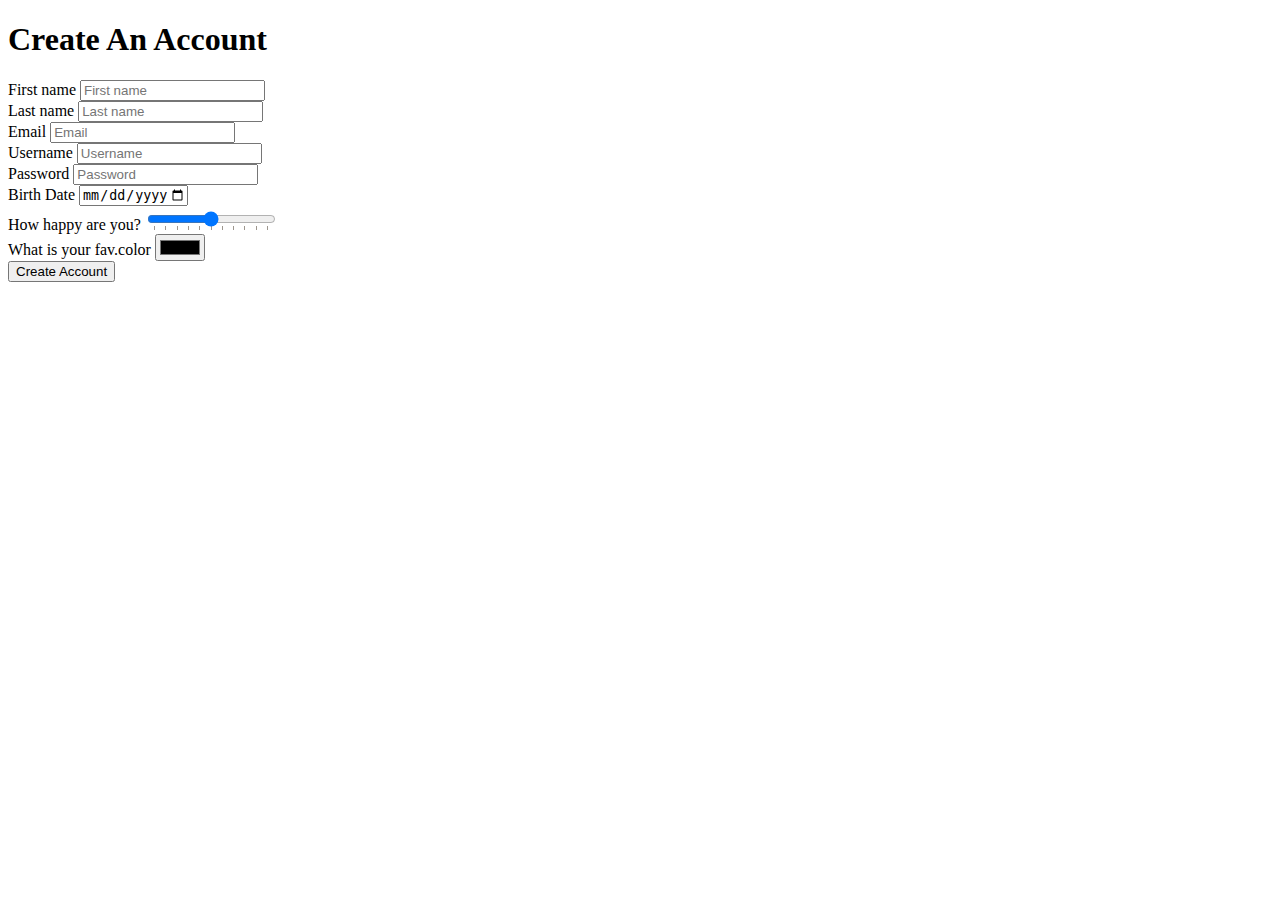
<file: 코코아톡 클론코딩 (HTML CSS)/kokoaclone/challenge1/challenge1.html>
<!DOCTYPE html>
<html lang="kr">
  <head>
    <meta charset="utf-8" />
    <title>Challenge #1</title>
  </head>
  <body>
    <h1>Create An Account</h1>
    <form>
      <div>
        <label for="First name">First name</label>
        <input
          id="First name"
          type="text"
          placeholder="First name"
          required="required"
        />
      </div>
      <div>
        <label for="Last name">Last name</label>
        <input
          id="Last name"
          type="text"
          placeholder="Last name"
          required="required"
        />
      </div>
      <div>
        <label for="Email">Email</label>
        <input
          id="Email"
          type="email"
          placeholder="Email"
          required="required"
        />
      </div>
      <div>
        <label for="Username">Username</label>
        <input
          id="Username"
          type="text"
          placeholder="Username"
          required="required"
        />
      </div>
      <div>
        <label for="Password">Password</label>
        <input
          id="Password"
          type="password"
          required="required"
          minlength="10"
          placeholder="Password"
        />
      </div>
      <div>
        <label for="Birth Date">Birth Date</label>
        <input
          id="Birth Date"
          type="date"
          required="required"
          max="2999-12-31"
        />
      </div>
      <div>
        <label for="How happy">How happy are you?</label>
        <input
          id="How happy"
          type="range"
          max="10"
          required="required"
          list="tickmarks"
        />
        <datalist id="tickmarks">
          <option value="0"></option>
          <option value="1"></option>
          <option value="2"></option>
          <option value="3"></option>
          <option value="4"></option>
          <option value="5"></option>
          <option value="6"></option>
          <option value="7"></option>
          <option value="8"></option>
          <option value="9"></option>
          <option value="10"></option>
        </datalist>
      </div>
      <div>
        <label for="fav.color">What is your fav.color</label>
        <input id="fav.color" type="color" required="required" />
      </div>
      <div>
        <input type="submit" value="Create Account" />
      </div>
    </form>
  </body>
</html>
</file>
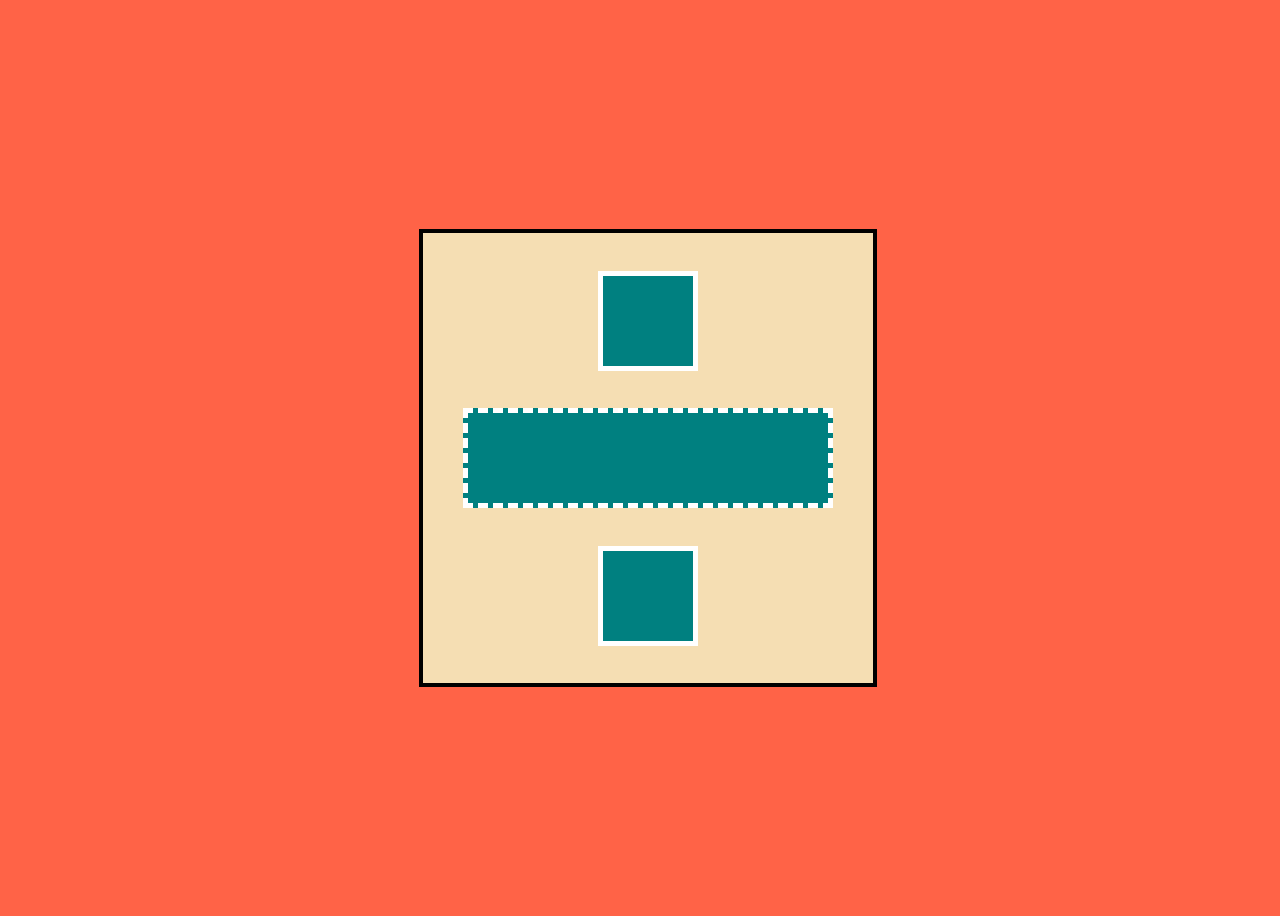
<file: 코코아톡 클론코딩 (HTML CSS)/kokoaclone/challenge2/challenge2.html>
<!DOCTYPE html>
<html lang="kr">
  <head>
    <title>Challenge 2</title>
    <link href="challenge2.css" rel="stylesheet" />
    <style></style>
  </head>
  <body>
    <div id="big">
      <div class="small"></div>
      <div id="middle"></div>
      <div class="small"></div>
    </div>
  </body>
</html>
</file>
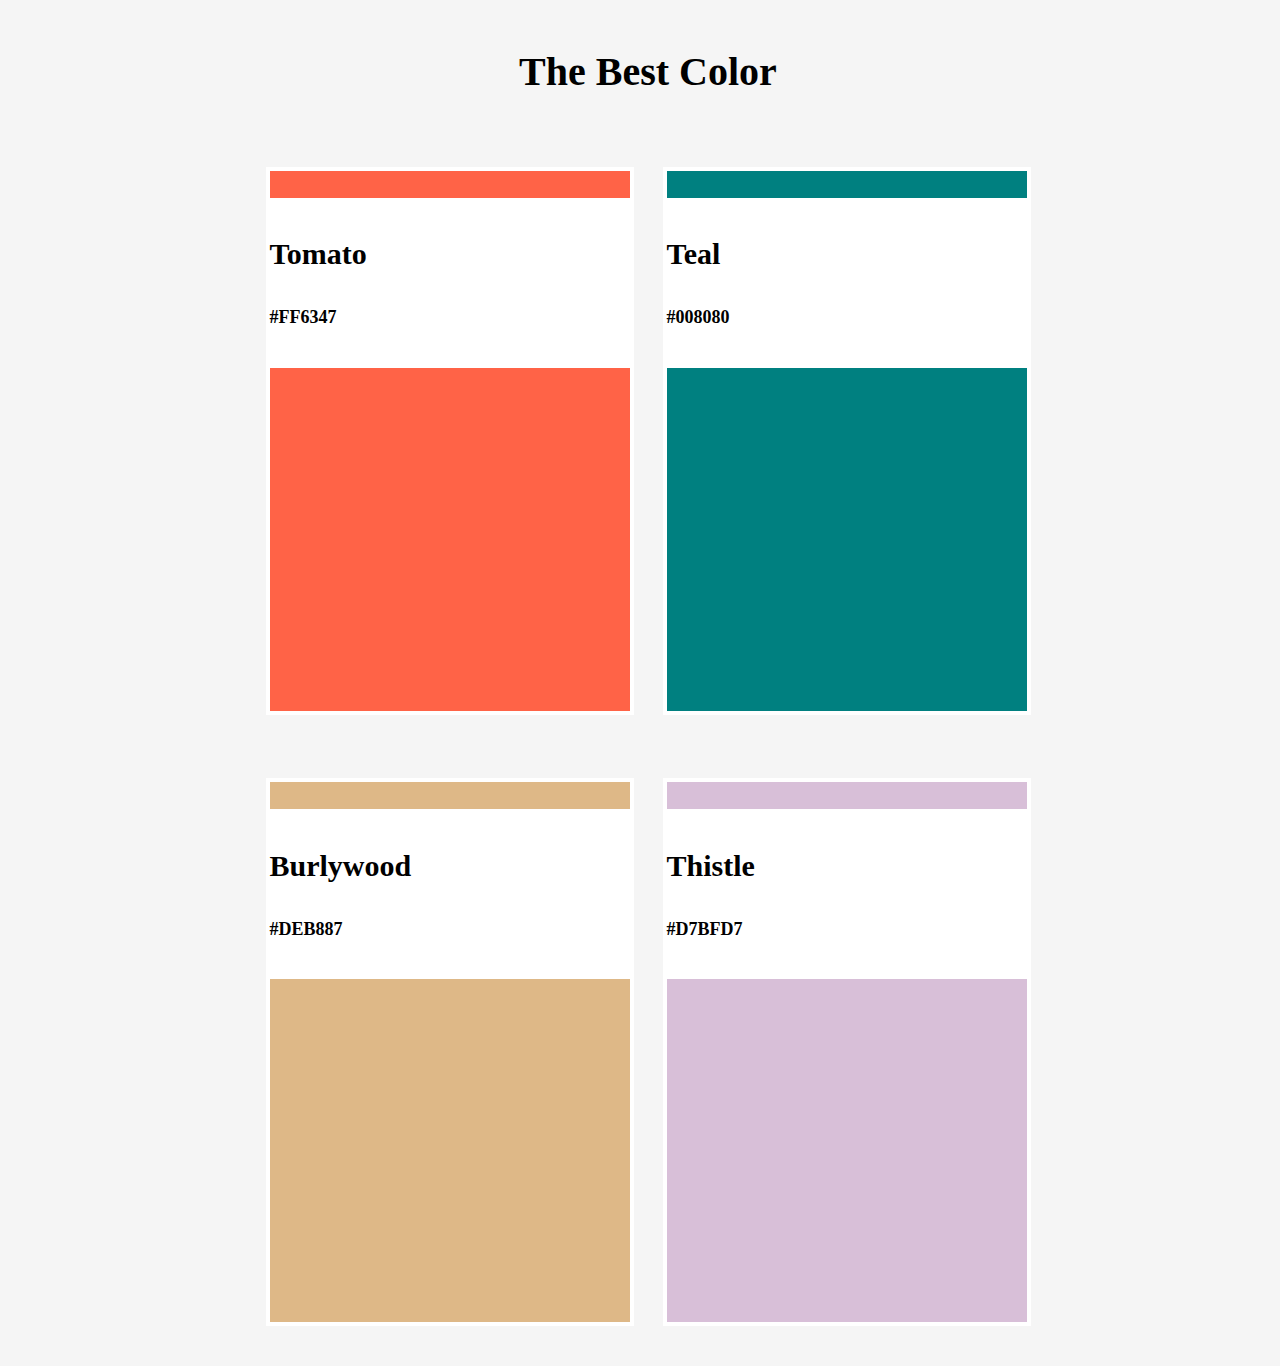
<file: 코코아톡 클론코딩 (HTML CSS)/kokoaclone/challenge3/challenge3.html>
<!DOCTYPE html>
<html>
  <head>
    <meta charset="utf-8" />
    <meta name="viewport" content="width=device-width" />
    <link href="challenge3.css" rel="stylesheet" />
    <style></style>
    <title>repl.it</title>
  </head>
  <body>
    <span>The Best Color</span>
    <div>
      <div>
        <div>
          <p>Tomato</p>
          <p>#FF6347</p>
        </div>
      </div>
      <div>
        <div>
          <p>Teal</p>
          <p>#008080</p>
        </div>
      </div>
    </div>
    <div>
      <div>
        <div>
          <p>Burlywood</p>
          <p>#DEB887</p>
        </div>
      </div>
      <div>
        <div>
          <p>Thistle</p>
          <p>#D7BFD7</p>
        </div>
      </div>
    </div>
  </body>
</html>
</file>
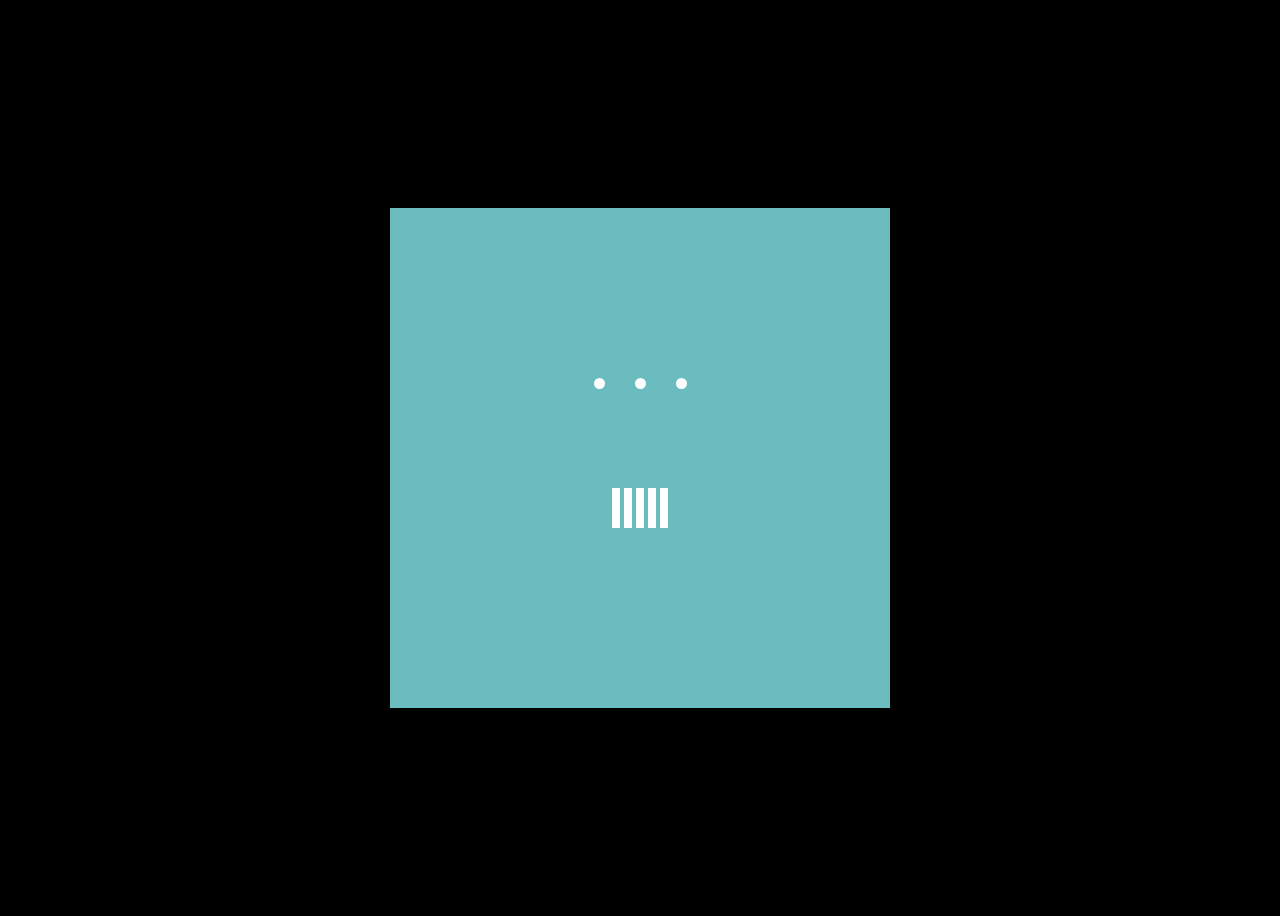
<file: 코코아톡 클론코딩 (HTML CSS)/kokoaclone/challenge4/challenge4.html>
<!DOCTYPE html>
<html lang="en">
  <head>
    <meta charset="UTF-8" />
    <meta name="viewport" content="width=device-width, initial-scale=1.0" />
    <title>Document</title>
    <link rel="stylesheet" href="challenge4.css" />
  </head>
  <body>
    <section>
      <div class="dot__animation">
        <div class="dot"></div>
        <div class="dot"></div>
        <div class="dot"></div>
      </div>
    </section>
    <section>
      <div class="rect"></div>
      <div class="rect"></div>
      <div class="rect"></div>
      <div class="rect"></div>
      <div class="rect"></div>
    </section>
  </body>
</html>
</file>
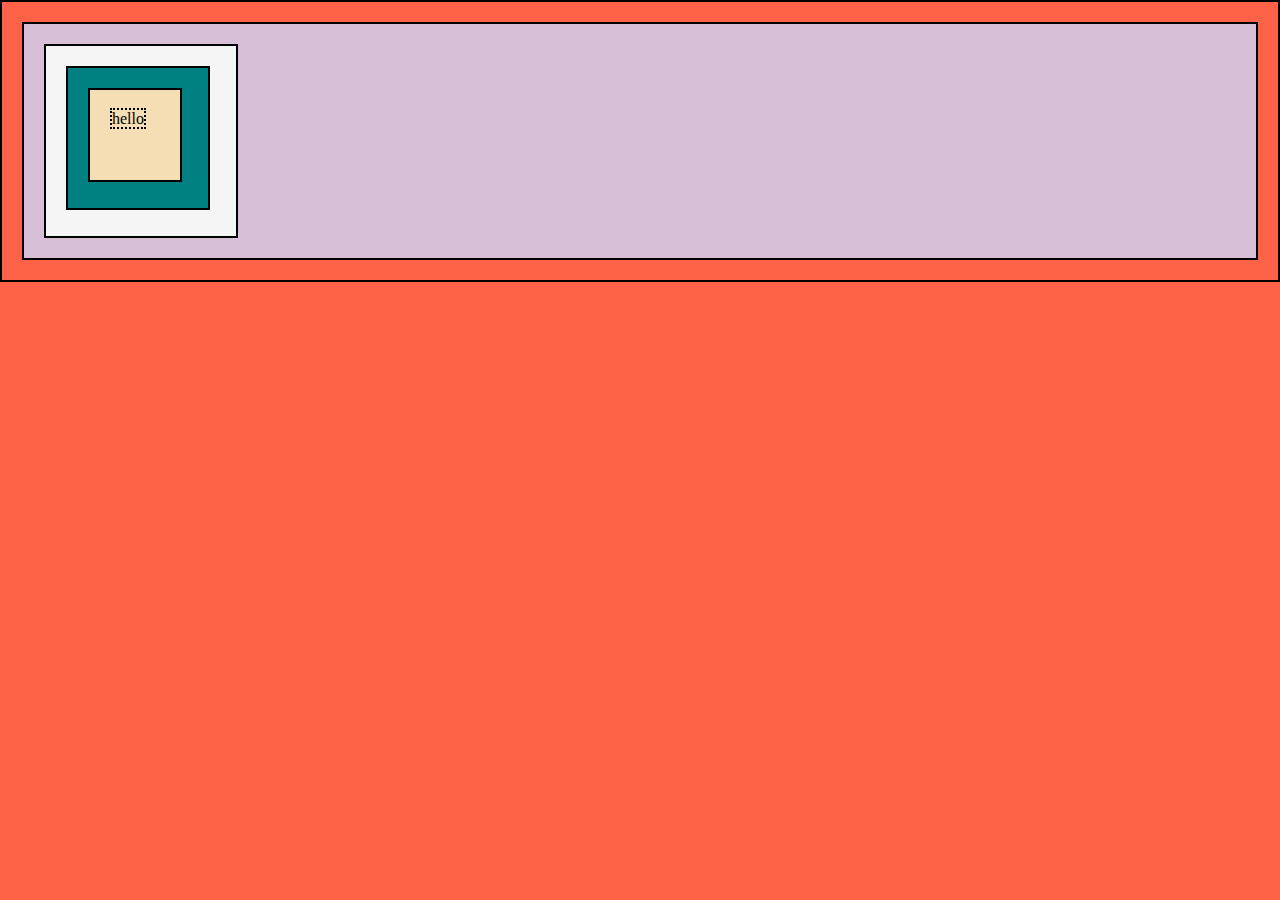
<file: 코코아톡 클론코딩 (HTML CSS)/kokoaclone/experience/home2.html>
<!DOCTYPE html>
<html lang="kr">
  <head>
    <title>The NIco Times</title>
    <style>
      * {
        border: 2px solid black;
      }
      html {
        background-color: tomato;
      }
      body {
        margin: 20px;
        padding: 20px;
        background-color: thistle;
      }
      div {
        padding: 20px;
        border: 2px solid black;
      }
      #first {
        background-color: whitesmoke;
        width: 150px;
        height: 150px;
      }
      #second {
        background-color: teal;
        width: 100px;
        height: 100px;
      }
      #third {
        background-color: wheat;
        width: 50px;
        height: 50px;
      }
      span {
        border-style: dotted;
      }
    </style>
  </head>
  <body>
    <div id="first">
      <div id="second">
        <div id="third">
          <span>hello</span>
        </div>
      </div>
    </div>
  </body>
</html>

<!-- <tagname attrname="attrvalue">flflflflflfl</tagname> -->
</file>
<file: 코코아톡 클론코딩 (HTML CSS)/kokoaclone/challenge2/challenge2.css>
body {
  width: 100vw;
  height: 100vh;
  display: flex;
  background-color: #ff6347;
  justify-content: center;
  align-items: center;
}
#big {
  display: flex;
  flex-direction: column;
  justify-content: space-evenly;
  align-items: center;
  width: 50vh;
  height: 50vh;
  background-color: #f5deb3;
  border: 4px solid black;
}
.small {
  width: 10vh;
  height: 10vh;
  background-color: #008080;
  border: 5px solid white;
}
#middle {
  width: 40vh;
  height: 10vh;
  background-color: #008080;
  border: 5px dashed white;
}
</file>
<file: 코코아톡 클론코딩 (HTML CSS)/kokoaclone/challenge3/challenge3.css>
body {
  width: 100vw;
  height: 150vh;
  background-color: whitesmoke;
  display: flex;
  flex-direction: column;
  align-items: center;
  justify-content: start;
  font-family: Cambria, Cochin, Georgia, Times, "Times New Roman", serif;
}
span {
  margin: 40px;
  font-size: 40px;
  font-weight: bolder;
}
div {
  width: 85vh;
  height: 120vh;
  display: flex;
  align-items: center;
  justify-content: space-between;
}
div div {
  display: flex;
  flex-direction: column;
  justify-content: flex-start;
  border: 4px white solid;
  width: 40vh;
  height: 60vh;
}

body > div:nth-of-type(1) > div:nth-child(1) {
  background-color: tomato;
}
body > div:nth-of-type(1) > div:nth-child(2) {
  background-color: teal;
}
body > div:nth-of-type(2) > div:nth-child(1) {
  background-color: burlywood;
}
body > div:nth-of-type(2) > div:nth-child(2) {
  background-color: thistle;
}

div > div > div {
  background-color: white;
  height: 30%;
  width: 100%;
  position: relative;
  top: 5%;
  align-items: flex-start;
  justify-content: space-evenly;
}
div div div p:nth-child(1) {
  font-size: 30px;
  font-weight: bold;
  margin: 0;
}
div div div p:nth-child(2) {
  font-size: 18px;
  font-weight: 900;
  margin: 0;
}
</file>
<file: 코코아톡 클론코딩 (HTML CSS)/kokoaclone/challenge4/challenge4.css>
body {
  background-color: black;
  display: flex;
  height: 100vh;
  flex-direction: column;
  align-items: center;
  justify-content: center;
}
section {
  background-color: #6bbcbe;
  width: 500px;
  height: 250px;
  display: flex;
  align-items: center;
  justify-content: center;
}
.dot__animation {
  animation: dotrotate 1s ease-in-out infinite;
  display: flex;
  position: relative;
  bottom: -20%;
}
.dot {
  width: 5px;
  height: 5px;
  background-color: white;
  border: white solid;
  border-radius: 50%;
  margin: 0px 15px;
}
.rect {
  width: 8px;
  height: 40px;
  background-color: white;
  margin: 0px 2px;
  position: relative;
  top: -30%;
}
.rect:nth-child(1) {
  animation: rectzoom 1s ease-in-out infinite;
}
.rect:nth-child(2) {
  animation: rectzoom 1s ease-in-out infinite;
  animation-delay: 0.1s;
}
.rect:nth-child(3) {
  animation: rectzoom 1s ease-in-out infinite;
  animation-delay: 0.2s;
}
.rect:nth-child(4) {
  animation: rectzoom 1s ease-in-out infinite;
  animation-delay: 0.3s;
}
.rect:nth-child(5) {
  animation: rectzoom 1s ease-in-out infinite;
  animation-delay: 0.4s;
}
/* animations */
@keyframes dotrotate {
  from {
    transform: rotate(0deg);
  }
  to {
    transform: rotate(180deg);
  }
}

@keyframes rectzoom {
  0% {
    height: 40px;
  }
  30% {
    height: 80px;
  }
  50% {
    height: 40px;
  }
}
</file>
